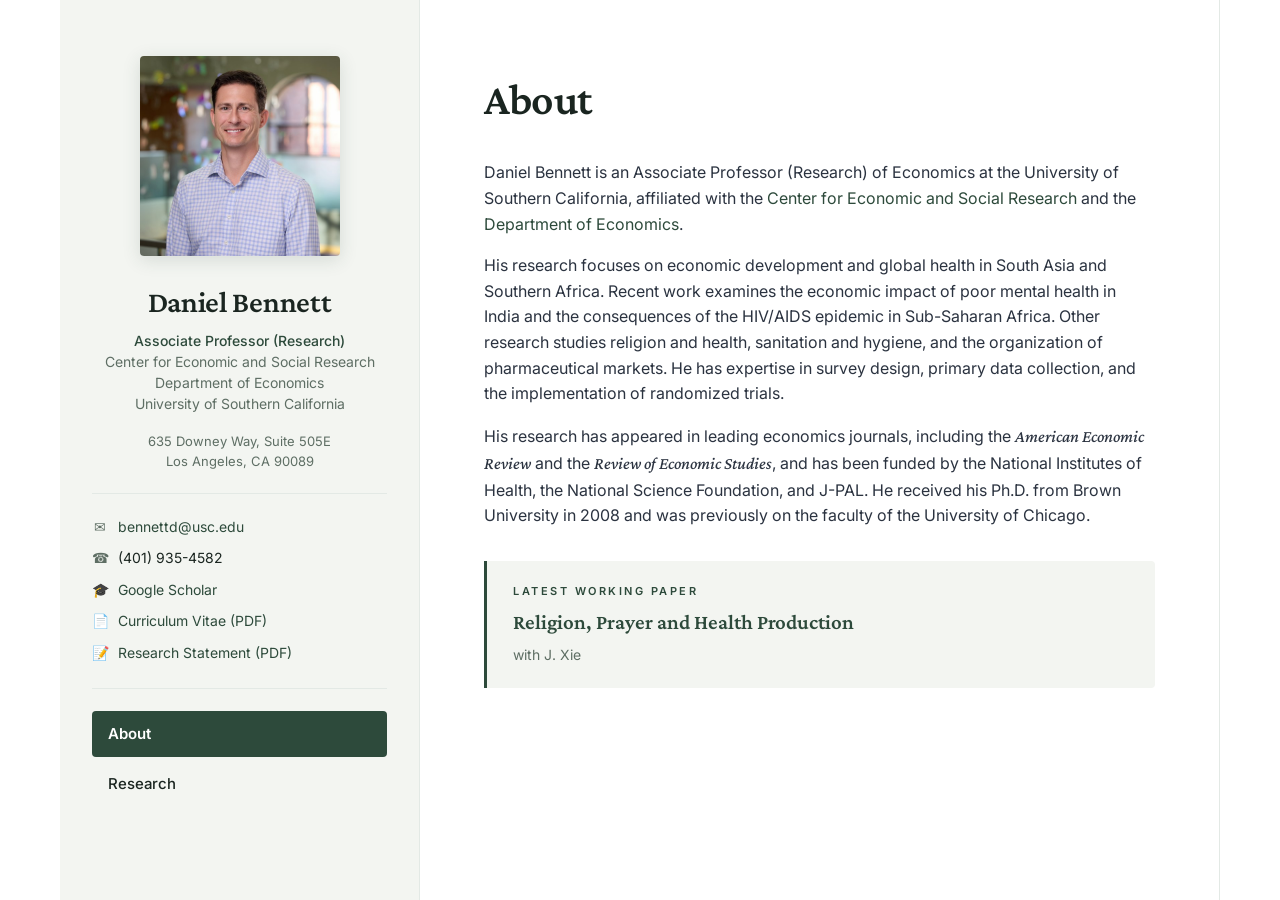
<file: index.html>
<!DOCTYPE html>
<html lang="en">
<head>
<meta charset="UTF-8">
<meta name="viewport" content="width=device-width, initial-scale=1.0">
<title>Daniel Bennett — Economics, USC</title>
<meta name="description" content="Daniel Bennett, Associate Professor (Research) of Economics at the University of Southern California. Research on economic development and global health.">
<link rel="preconnect" href="https://fonts.googleapis.com">
<link rel="preconnect" href="https://fonts.gstatic.com" crossorigin>
<link href="https://fonts.googleapis.com/css2?family=Crimson+Pro:wght@400;500;600;700&family=Inter:wght@300;400;500;600&display=swap" rel="stylesheet">
<link rel="stylesheet" href="style.css">
</head>
<body>
<div class="layout">

<aside>
  <img class="headshot" src="headshot.jpg" alt="Daniel Bennett">
  <h1>Daniel Bennett</h1>
  <div class="role">
    <span class="accent">Associate Professor (Research)</span><br>
    <a href="https://cesr.usc.edu/">Center for Economic and Social Research</a><br>
    <a href="https://dornsife.usc.edu/econ/">Department of Economics</a><br>
    University of Southern California
  </div>
  <div class="address">
    635 Downey Way, Suite 505E<br>
    Los Angeles, CA 90089
  </div>
  <ul class="links">
    <li><span class="icon">✉</span><a href="mailto:bennettd@usc.edu">bennettd@usc.edu</a></li>
    <li><span class="icon">☎</span>(401) 935-4582</li>
    <li><span class="icon">🎓</span><a href="https://scholar.google.com/citations?user=5LNpPtAAAAAJ&amp;hl=en">Google Scholar</a></li>
    <li><span class="icon">📄</span><a href="Bennett_CV.pdf" target="_blank" rel="noopener">Curriculum Vitae (PDF)</a></li>
    <li><span class="icon">📝</span><a href="Bennett_Research_Statement.pdf" target="_blank" rel="noopener">Research Statement (PDF)</a></li>
  </ul>
  <nav>
    <a href="index.html" class="current">About</a>
    <a href="research.html">Research</a>
  </nav>
</aside>

<main>
  <h1 class="page-title">About</h1>

  <p>Daniel Bennett is an Associate Professor (Research) of Economics at the University of Southern California, affiliated with the <a href="https://cesr.usc.edu/">Center for Economic and Social Research</a> and the <a href="https://dornsife.usc.edu/econ/about-us/">Department of Economics</a>.</p>

  <p>His research focuses on economic development and global health in South Asia and Southern Africa. Recent work examines the economic impact of poor mental health in India and the consequences of the HIV/AIDS epidemic in Sub-Saharan Africa. Other research studies religion and health, sanitation and hygiene, and the organization of pharmaceutical markets. He has expertise in survey design, primary data collection, and the implementation of randomized trials.</p>

  <p>His research has appeared in leading economics journals, including the <em>American Economic Review</em> and the <em>Review of Economic Studies</em>, and has been funded by the National Institutes of Health, the National Science Foundation, and J-PAL. He received his Ph.D. from Brown University in 2008 and was previously on the faculty of the University of Chicago.</p>

  <div class="featured">
    <div class="label">Latest Working Paper</div>
    <div class="ftitle"><a href="papers/prayer.pdf" target="_blank" rel="noopener">Religion, Prayer and Health Production</a></div>
    <div style="font-size:14px; color: var(--muted); margin-top:4px;">with J. Xie</div>
  </div>
</main>

</div>
</body>
</html>
</file>
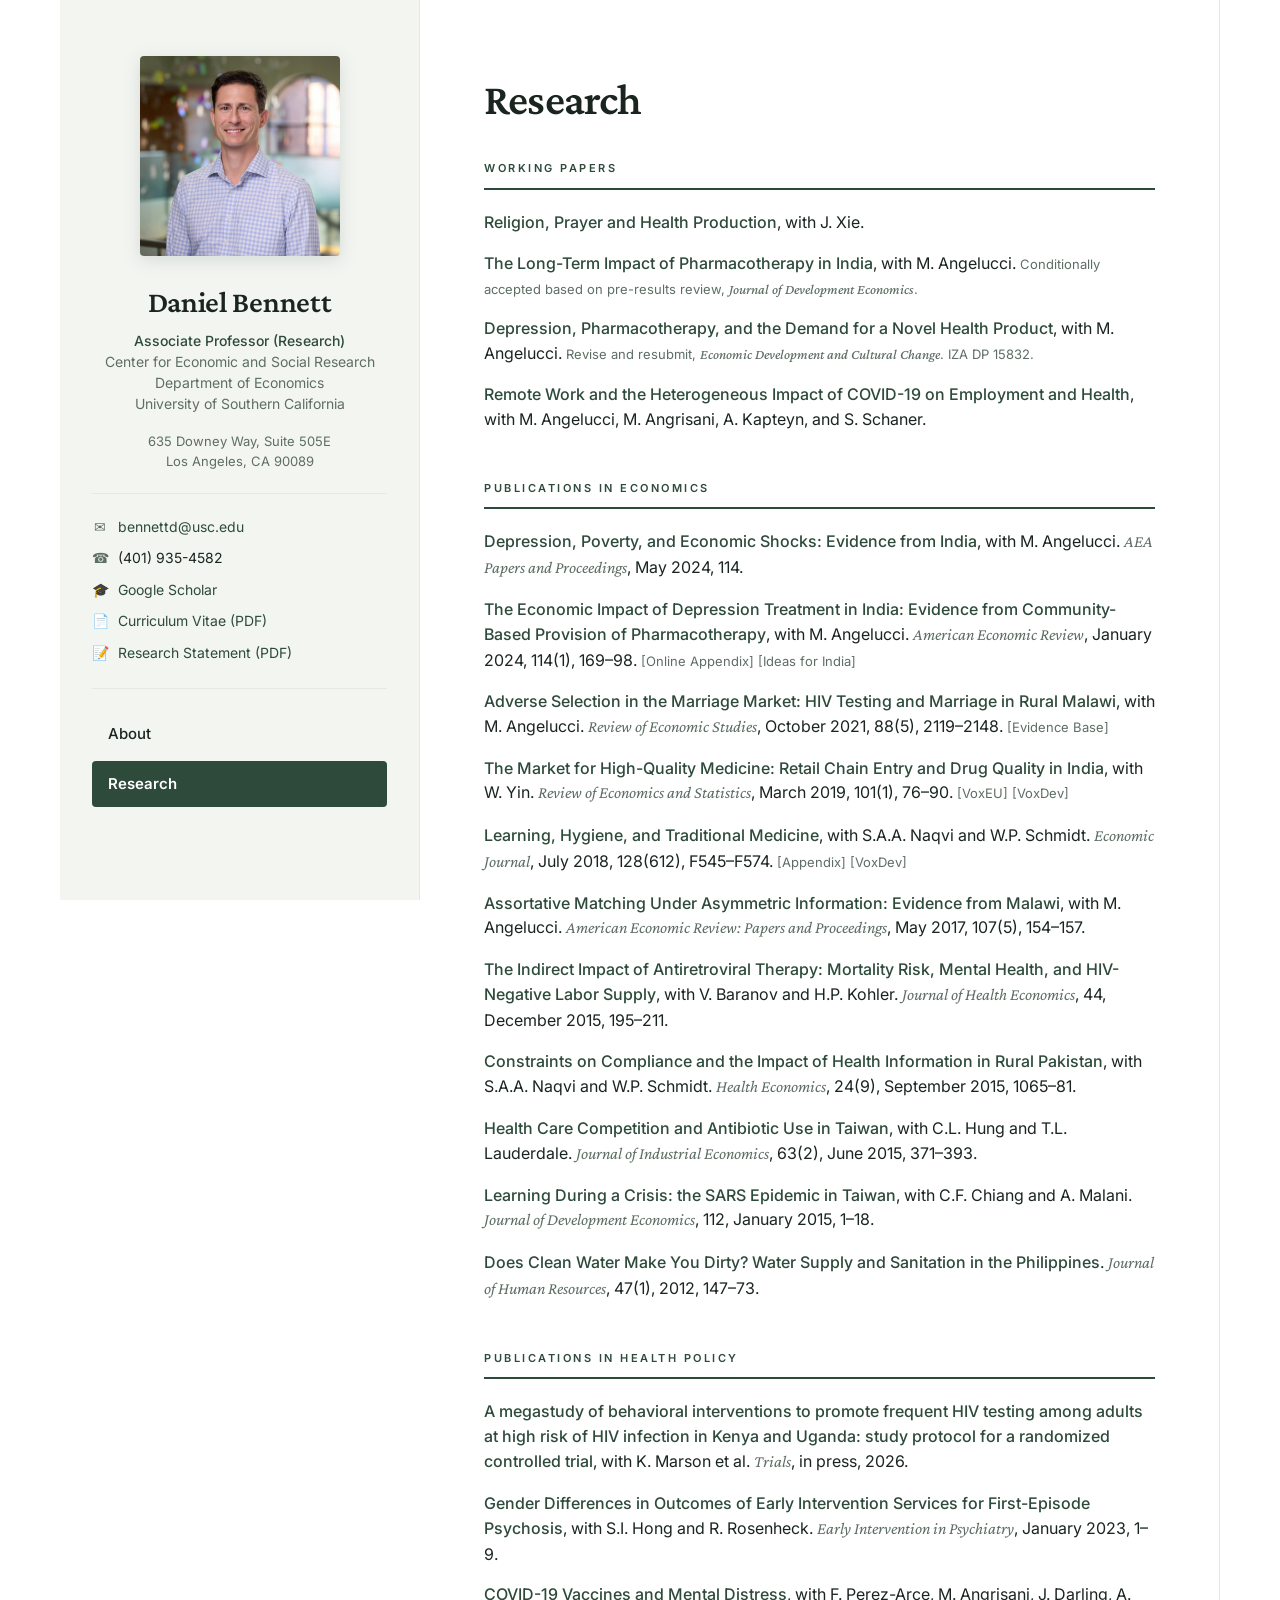
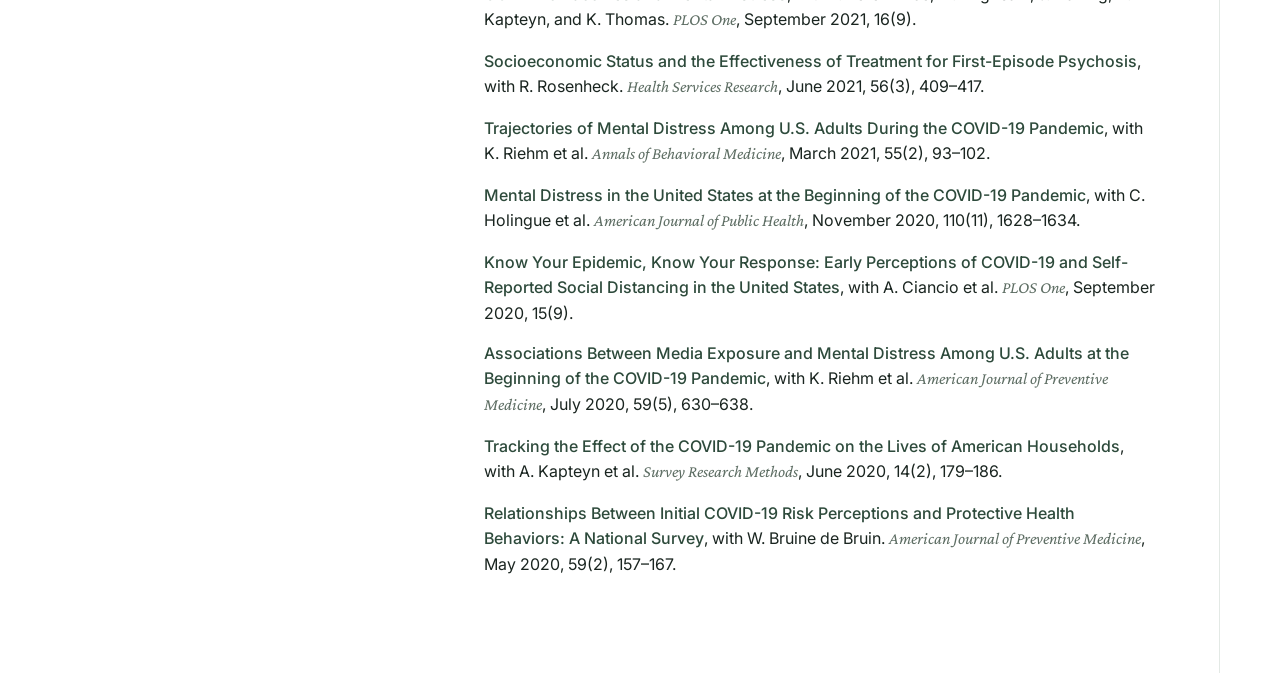
<file: research.html>
<!DOCTYPE html>
<html lang="en">
<head>
<meta charset="UTF-8">
<meta name="viewport" content="width=device-width, initial-scale=1.0">
<title>Research — Daniel Bennett</title>
<meta name="description" content="Working papers and publications by Daniel Bennett, USC.">
<link rel="preconnect" href="https://fonts.googleapis.com">
<link rel="preconnect" href="https://fonts.gstatic.com" crossorigin>
<link href="https://fonts.googleapis.com/css2?family=Crimson+Pro:wght@400;500;600;700&family=Inter:wght@300;400;500;600&display=swap" rel="stylesheet">
<link rel="stylesheet" href="style.css">
</head>
<body>
<div class="layout">

<aside>
  <img class="headshot" src="headshot.jpg" alt="Daniel Bennett">
  <h1>Daniel Bennett</h1>
  <div class="role">
    <span class="accent">Associate Professor (Research)</span><br>
    <a href="https://cesr.usc.edu/">Center for Economic and Social Research</a><br>
    <a href="https://dornsife.usc.edu/econ/">Department of Economics</a><br>
    University of Southern California
  </div>
  <div class="address">
    635 Downey Way, Suite 505E<br>
    Los Angeles, CA 90089
  </div>
  <ul class="links">
    <li><span class="icon">✉</span><a href="mailto:bennettd@usc.edu">bennettd@usc.edu</a></li>
    <li><span class="icon">☎</span>(401) 935-4582</li>
    <li><span class="icon">🎓</span><a href="https://scholar.google.com/citations?user=5LNpPtAAAAAJ&amp;hl=en">Google Scholar</a></li>
    <li><span class="icon">📄</span><a href="Bennett_CV.pdf" target="_blank" rel="noopener">Curriculum Vitae (PDF)</a></li>
    <li><span class="icon">📝</span><a href="Bennett_Research_Statement.pdf" target="_blank" rel="noopener">Research Statement (PDF)</a></li>
  </ul>
  <nav>
    <a href="index.html">About</a>
    <a href="research.html" class="current">Research</a>
  </nav>
</aside>

<main>
  <h1 class="page-title">Research</h1>

  <h2>Working Papers</h2>
  <ul class="pubs">
    <li>
      <span class="ptitle"><a href="papers/prayer.pdf" target="_blank" rel="noopener">Religion, Prayer and Health Production</a></span>, with J. Xie.
    </li>
    <li>
      <span class="ptitle"><a href="papers/Depression_LongTerm_JDE.pdf" target="_blank" rel="noopener">The Long-Term Impact of Pharmacotherapy in India</a></span>, with M. Angelucci.
      <span class="plinks">Conditionally accepted based on pre-results review, <em>Journal of Development Economics</em>.</span>
    </li>
    <li>
      <span class="ptitle"><a href="papers/lhs_2.pdf" target="_blank" rel="noopener">Depression, Pharmacotherapy, and the Demand for a Novel Health Product</a></span>, with M. Angelucci.
      <span class="plinks">Revise and resubmit, <em>Economic Development and Cultural Change</em>. IZA DP 15832.</span>
    </li>
    <li>
      <span class="ptitle"><a href="papers/remote-compressed.pdf" target="_blank" rel="noopener">Remote Work and the Heterogeneous Impact of COVID-19 on Employment and Health</a></span>, with M. Angelucci, M. Angrisani, A. Kapteyn, and S. Schaner.
    </li>
  </ul>

  <h2>Publications in Economics</h2>
  <ul class="pubs">
    <li>
      <span class="ptitle"><a href="papers/Depression_Shocks.pdf" target="_blank" rel="noopener">Depression, Poverty, and Economic Shocks: Evidence from India</a></span>, with M. Angelucci.
      <span class="pjournal">AEA Papers and Proceedings</span>, May 2024, 114.
    </li>
    <li>
      <span class="ptitle"><a href="papers/depression_final.pdf" target="_blank" rel="noopener">The Economic Impact of Depression Treatment in India: Evidence from Community-Based Provision of Pharmacotherapy</a></span>, with M. Angelucci.
      <span class="pjournal">American Economic Review</span>, January 2024, 114(1), 169–98.
      <span class="plinks">[<a href="papers/depression_appendix.pdf" target="_blank" rel="noopener">Online Appendix</a>] [<a href="https://www.ideasforindia.in/topics/human-development/the-impact-of-community-based-depression-treatment-in-india.html">Ideas for India</a>]</span>
    </li>
    <li>
      <span class="ptitle"><a href="papers/marriage.pdf" target="_blank" rel="noopener">Adverse Selection in the Marriage Market: HIV Testing and Marriage in Rural Malawi</a></span>, with M. Angelucci.
      <span class="pjournal">Review of Economic Studies</span>, October 2021, 88(5), 2119–2148.
      <span class="plinks">[<a href="https://healthpolicy.usc.edu/evidence-base/adverse-selection-and-marriage-timing-does-hiv-testing-accelerate-marriage/">Evidence Base</a>]</span>
    </li>
    <li>
      <span class="ptitle"><a href="papers/chainentry.pdf" target="_blank" rel="noopener">The Market for High-Quality Medicine: Retail Chain Entry and Drug Quality in India</a></span>, with W. Yin.
      <span class="pjournal">Review of Economics and Statistics</span>, March 2019, 101(1), 76–90.
      <span class="plinks">[<a href="https://voxeu.org/article/how-retail-drug-markets-poor-countries-develop">VoxEU</a>] [<a href="https://voxdev.org/topic/health-education/how-retail-drug-markets-poor-countries-develop">VoxDev</a>]</span>
    </li>
    <li>
      <span class="ptitle"><a href="papers/ml_final.pdf" target="_blank" rel="noopener">Learning, Hygiene, and Traditional Medicine</a></span>, with S.A.A. Naqvi and W.P. Schmidt.
      <span class="pjournal">Economic Journal</span>, July 2018, 128(612), F545–F574.
      <span class="plinks">[<a href="papers/ml_final_appendix.pdf" target="_blank" rel="noopener">Appendix</a>] [<a href="https://voxdev.org/topic/health-education/does-traditional-medicine-contribute-poor-hygiene-developing-countries">VoxDev</a>]</span>
    </li>
    <li>
      <span class="ptitle"><a href="papers/marriage_pp.pdf" target="_blank" rel="noopener">Assortative Matching Under Asymmetric Information: Evidence from Malawi</a></span>, with M. Angelucci.
      <span class="pjournal">American Economic Review: Papers and Proceedings</span>, May 2017, 107(5), 154–157.
    </li>
    <li>
      <span class="ptitle"><a href="papers/Mortrisk.pdf" target="_blank" rel="noopener">The Indirect Impact of Antiretroviral Therapy: Mortality Risk, Mental Health, and HIV-Negative Labor Supply</a></span>, with V. Baranov and H.P. Kohler.
      <span class="pjournal">Journal of Health Economics</span>, 44, December 2015, 195–211.
    </li>
    <li>
      <span class="ptitle"><a href="https://onlinelibrary.wiley.com/doi/10.1002/hec.3193">Constraints on Compliance and the Impact of Health Information in Rural Pakistan</a></span>, with S.A.A. Naqvi and W.P. Schmidt.
      <span class="pjournal">Health Economics</span>, 24(9), September 2015, 1065–81.
    </li>
    <li>
      <span class="ptitle"><a href="papers/abx.pdf" target="_blank" rel="noopener">Health Care Competition and Antibiotic Use in Taiwan</a></span>, with C.L. Hung and T.L. Lauderdale.
      <span class="pjournal">Journal of Industrial Economics</span>, 63(2), June 2015, 371–393.
    </li>
    <li>
      <span class="ptitle"><a href="papers/SARS_final.pdf" target="_blank" rel="noopener">Learning During a Crisis: the SARS Epidemic in Taiwan</a></span>, with C.F. Chiang and A. Malani.
      <span class="pjournal">Journal of Development Economics</span>, 112, January 2015, 1–18.
    </li>
    <li>
      <span class="ptitle"><a href="papers/Sanitation_final.pdf" target="_blank" rel="noopener">Does Clean Water Make You Dirty? Water Supply and Sanitation in the Philippines</a></span>.
      <span class="pjournal">Journal of Human Resources</span>, 47(1), 2012, 147–73.
    </li>
  </ul>

  <h2>Publications in Health Policy</h2>
  <ul class="pubs">
    <li>
      <span class="ptitle"><a href="papers/HIV_Trial.pdf" target="_blank" rel="noopener">A megastudy of behavioral interventions to promote frequent HIV testing among adults at high risk of HIV infection in Kenya and Uganda: study protocol for a randomized controlled trial</a></span>, with K. Marson et al.
      <span class="pjournal">Trials</span>, in press, 2026.
    </li>
    <li>
      <span class="ptitle"><a href="papers/raise_gender.pdf" target="_blank" rel="noopener">Gender Differences in Outcomes of Early Intervention Services for First-Episode Psychosis</a></span>, with S.I. Hong and R. Rosenheck.
      <span class="pjournal">Early Intervention in Psychiatry</span>, January 2023, 1–9.
    </li>
    <li>
      <span class="ptitle"><a href="papers/vaccines_distress.pdf" target="_blank" rel="noopener">COVID-19 Vaccines and Mental Distress</a></span>, with F. Perez-Arce, M. Angrisani, J. Darling, A. Kapteyn, and K. Thomas.
      <span class="pjournal">PLOS One</span>, September 2021, 16(9).
    </li>
    <li>
      <span class="ptitle"><a href="papers/raise_ses.pdf" target="_blank" rel="noopener">Socioeconomic Status and the Effectiveness of Treatment for First-Episode Psychosis</a></span>, with R. Rosenheck.
      <span class="pjournal">Health Services Research</span>, June 2021, 56(3), 409–417.
    </li>
    <li>
      <span class="ptitle"><a href="papers/trajectories.pdf" target="_blank" rel="noopener">Trajectories of Mental Distress Among U.S. Adults During the COVID-19 Pandemic</a></span>, with K. Riehm et al.
      <span class="pjournal">Annals of Behavioral Medicine</span>, March 2021, 55(2), 93–102.
    </li>
    <li>
      <span class="ptitle"><a href="papers/mental_distress.pdf" target="_blank" rel="noopener">Mental Distress in the United States at the Beginning of the COVID-19 Pandemic</a></span>, with C. Holingue et al.
      <span class="pjournal">American Journal of Public Health</span>, November 2020, 110(11), 1628–1634.
    </li>
    <li>
      <span class="ptitle"><a href="papers/knowepidemic.pdf" target="_blank" rel="noopener">Know Your Epidemic, Know Your Response: Early Perceptions of COVID-19 and Self-Reported Social Distancing in the United States</a></span>, with A. Ciancio et al.
      <span class="pjournal">PLOS One</span>, September 2020, 15(9).
    </li>
    <li>
      <span class="ptitle"><a href="papers/media.pdf" target="_blank" rel="noopener">Associations Between Media Exposure and Mental Distress Among U.S. Adults at the Beginning of the COVID-19 Pandemic</a></span>, with K. Riehm et al.
      <span class="pjournal">American Journal of Preventive Medicine</span>, July 2020, 59(5), 630–638.
    </li>
    <li>
      <span class="ptitle"><a href="papers/covidpanel.pdf" target="_blank" rel="noopener">Tracking the Effect of the COVID-19 Pandemic on the Lives of American Households</a></span>, with A. Kapteyn et al.
      <span class="pjournal">Survey Research Methods</span>, June 2020, 14(2), 179–186.
    </li>
    <li>
      <span class="ptitle"><a href="papers/risk_perceptions.pdf" target="_blank" rel="noopener">Relationships Between Initial COVID-19 Risk Perceptions and Protective Health Behaviors: A National Survey</a></span>, with W. Bruine de Bruin.
      <span class="pjournal">American Journal of Preventive Medicine</span>, May 2020, 59(2), 157–167.
    </li>
  </ul>

</main>

</div>
</body>
</html>
</file>
<file: style.css>
:root {
  --ink: #1a2520;
  --muted: #5e6e64;
  --link: #2d4a3b;
  --link-hover: #1c3127;
  --accent: #2d4a3b;        /* deep forest */
  --rule: #e3e9e5;
  --bg: #ffffff;
  --side: #f3f5f1;           /* very pale green-tinted */
}

* { box-sizing: border-box; }
html, body { margin: 0; padding: 0; }
body {
  background: var(--bg);
  color: var(--ink);
  font-family: "Inter", -apple-system, BlinkMacSystemFont, "Helvetica Neue", Arial, sans-serif;
  font-size: 16px;
  line-height: 1.6;
  font-weight: 400;
  -webkit-font-smoothing: antialiased;
}
a { color: var(--link); text-decoration: none; }
a:hover { color: var(--link-hover); text-decoration: underline; text-underline-offset: 3px; }

.layout {
  display: grid;
  grid-template-columns: 360px 1fr;
  min-height: 100vh;
  max-width: 1160px;        /* keep the page centered on wide monitors */
  margin: 0 auto;
  border-right: 1px solid var(--rule);
}

aside {
  background: var(--side);
  padding: 56px 32px;
  border-right: 1px solid var(--rule);
  position: sticky;
  top: 0;
  height: 100vh;
  overflow-y: auto;
}
aside img.headshot {
  width: 100%;
  max-width: 200px;
  border-radius: 4px;
  display: block;
  margin: 0 auto 22px;
  box-shadow: 0 4px 18px rgba(45,74,59,0.15);
}
aside h1 {
  font-family: "Crimson Pro", Georgia, serif;
  font-size: 30px;
  margin: 0 0 4px;
  text-align: center;
  font-weight: 600;
  letter-spacing: -0.3px;
}
aside .role {
  text-align: center;
  color: var(--muted);
  font-size: 14px;
  margin-bottom: 18px;
  line-height: 1.5;
}
aside .role .accent { color: var(--accent); font-weight: 500; }
aside .role a {
  color: inherit;
  text-decoration: none;
  transition: color 0.15s ease;
}
aside .role a:hover {
  color: var(--accent);
  text-decoration: underline;
  text-underline-offset: 3px;
}
aside .address {
  text-align: center;
  color: var(--muted);
  font-size: 13px;
  line-height: 1.5;
  margin: 0 0 22px;
  padding-bottom: 22px;
  border-bottom: 1px solid var(--rule);
}
aside .links {
  list-style: none;
  padding: 0;
  margin: 0 0 24px;
  font-size: 14px;
}
aside .links li {
  margin-bottom: 9px;
  display: flex;
  align-items: center;
  gap: 10px;
}
aside .links .icon {
  width: 16px;
  display: inline-block;
  text-align: center;
  color: var(--muted);
}
aside nav {
  border-top: 1px solid var(--rule);
  padding-top: 22px;
  margin-top: 12px;
}
aside nav a {
  display: block;
  padding: 11px 16px;
  margin-bottom: 4px;
  color: var(--ink);
  font-size: 15px;
  font-weight: 500;
  text-transform: none;
  letter-spacing: 0;
  border-radius: 4px;
  background: transparent;
  transition: background 0.15s ease, color 0.15s ease;
}
aside nav a.current {
  background: var(--accent);
  color: #ffffff;
  font-weight: 600;
}
aside nav a:hover:not(.current) {
  background: rgba(45, 74, 59, 0.08);
  color: var(--accent);
  text-decoration: none;
}

main {
  padding: 64px 64px 80px;
  max-width: 800px;
}
main h1.page-title {
  font-family: "Crimson Pro", Georgia, serif;
  font-size: 44px;
  margin: 0 0 26px;
  font-weight: 600;
  letter-spacing: -0.8px;
}
main h2 {
  font-family: "Inter", sans-serif;
  font-size: 11px;
  text-transform: uppercase;
  letter-spacing: 2.5px;
  color: var(--accent);
  font-weight: 600;
  margin: 48px 0 20px;
  padding-bottom: 10px;
  border-bottom: 2px solid var(--accent);
}
main h2:first-of-type { margin-top: 0; }
main p {
  margin: 0 0 16px;
  color: #2b3340;
}
main em {
  font-family: "Crimson Pro", Georgia, serif;
  font-size: 1.07em;
  font-style: italic;
  font-weight: 500;
}

.featured {
  background: var(--side);
  border-left: 3px solid var(--accent);
  padding: 22px 26px;
  margin: 32px 0;
  border-radius: 0 4px 4px 0;
}
.featured .label {
  font-size: 11px;
  text-transform: uppercase;
  letter-spacing: 2.5px;
  color: var(--accent);
  font-weight: 600;
  margin-bottom: 6px;
}
.featured .ftitle {
  font-family: "Crimson Pro", Georgia, serif;
  font-weight: 600;
  font-size: 21px;
}

.pubs { list-style: none; padding: 0; margin: 0; }
.pubs li { margin-bottom: 16px; line-height: 1.55; }
.pubs .ptitle { font-weight: 500; color: var(--ink); }
.pubs .pjournal {
  font-family: "Crimson Pro", Georgia, serif;
  font-style: italic;
  color: var(--muted);
  font-size: 1.05em;
}
.pubs .plinks { font-size: 13px; color: var(--muted); }
.pubs .plinks a { color: var(--muted); }
.pubs .plinks a:hover { color: var(--accent); }

@media (max-width: 800px) {
  .layout { grid-template-columns: 1fr; }
  aside {
    position: static;
    height: auto;
    padding: 32px 24px;
  }
  aside img.headshot { max-width: 170px; }
  main { padding: 32px 24px 60px; }
  main h1.page-title { font-size: 36px; }
}
</file>
